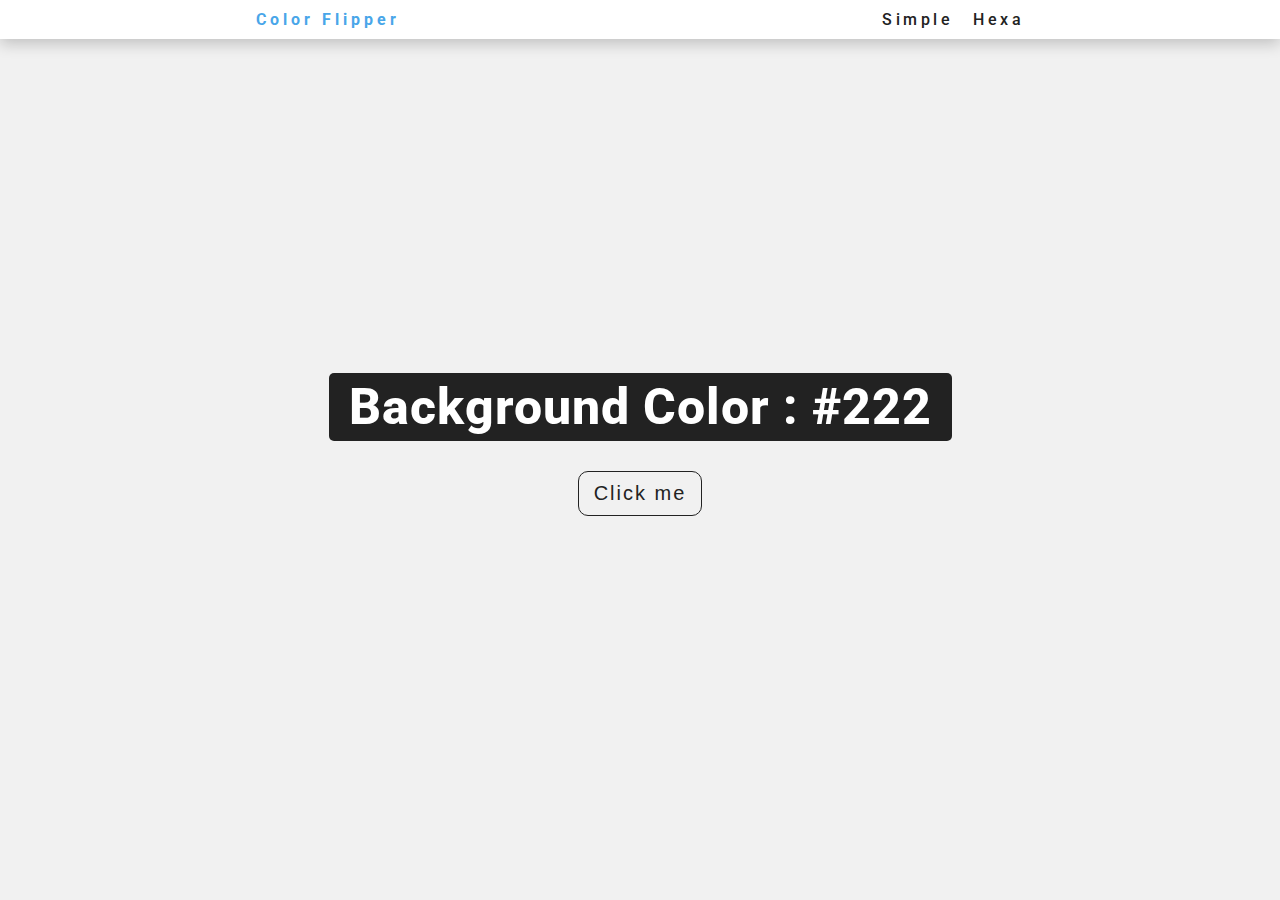
<file: ColorFlipper/index.html>
<html lang="en">
<head>
    <meta charset="UTF-8">
    <meta name="viewport" content="width=device-width, initial-scale=1.0">
    <title>Background_Flipper</title>
    <link rel="stylesheet" href="style.css">
</head>
<body>
    <nav>
        <div class="container">
            <h1 class="logo">Color Flipper</h1>
            <div class="color-container">
                <a href="index.html">Simple</a>
                <a href="hexa.html">Hexa</a>
            </div>
        </div>
    </nav>

    <main>
        <div class="content">
            <h1 class="background-color">Background Color  : <span class="colorCode">#222</span></h1>
            <button class="btn">Click me</button>
        </div>
    </main>


    <script src="app.js"></script>

</body>
</html>
</file>
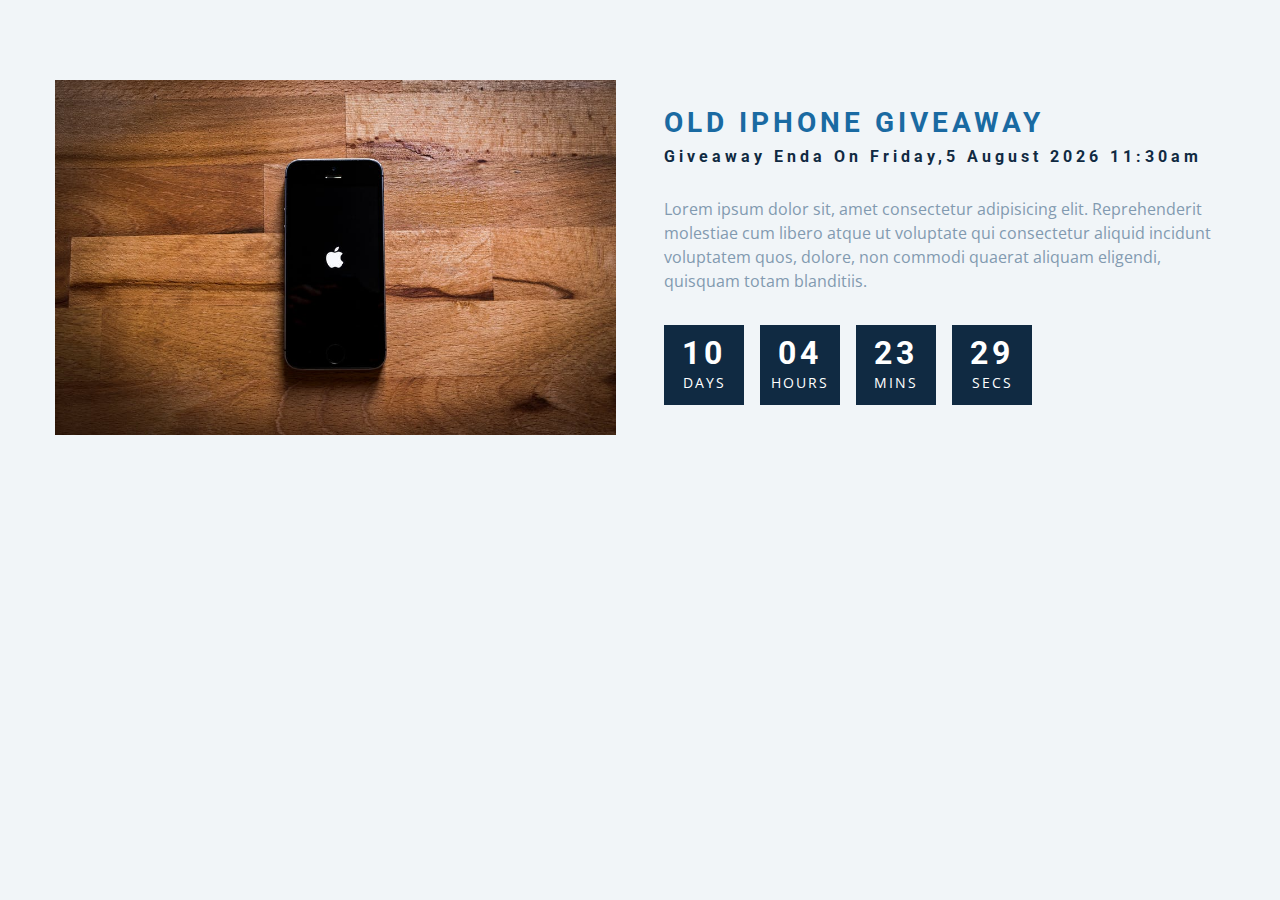
<file: Count Down/index.html>
<!DOCTYPE html>
<html lang="en">
  <head>
    <meta charset="UTF-8" />
    <meta name="viewport" content="width=device-width, initial-scale=1.0" />
    <title>Countdown | Timer</title>

    <!-- styles -->
    <link rel="stylesheet" href="style.css" />
  </head>
  <body>
    <section class="section-center">
      <!-- image -->
      <article class="gift-img">
        <img src="./gift.jpeg" alt="gift" />
      </article>
      <!-- info -->
      <article class="gift-info">
        <h3>old iphone giveaway</h3>
        <h4 class="giveaway">
          giveaway ends on Sunday, 24 April 2020, 8:00am
        </h4>
        <p>
          Lorem ipsum dolor sit, amet consectetur adipisicing elit.
          Reprehenderit molestiae cum libero atque ut voluptate qui consectetur
          aliquid incidunt voluptatem quos, dolore, non commodi quaerat aliquam
          eligendi, quisquam totam blanditiis.
        </p>
        <div class="deadline">
          <!-- days -->
          <div class="deadline-format">
            <div>
              <h4 class="days">34</h4>
              <span>days</span>
            </div>
          </div>
          <!-- end of days -->
          <!-- days -->
          <div class="deadline-format">
            <div>
              <h4 class="hours">34</h4>
              <span>hours</span>
            </div>
          </div>
          <!-- end of days -->
          <!-- minutes -->
          <div class="deadline-format">
            <div>
              <h4 class="minutes">34</h4>
              <span>mins</span>
            </div>
          </div>
          <!-- end of days -->
          <!-- minutes -->
          <div class="deadline-format">
            <div>
              <h4 class="seconds">34</h4>
              <span>secs</span>
            </div>
          </div>
          <!-- end of days -->
        </div>
      </article>
    </section>
    <!-- javascript -->
    <script src="app.js"></script>
  </body>
</html>
</file>
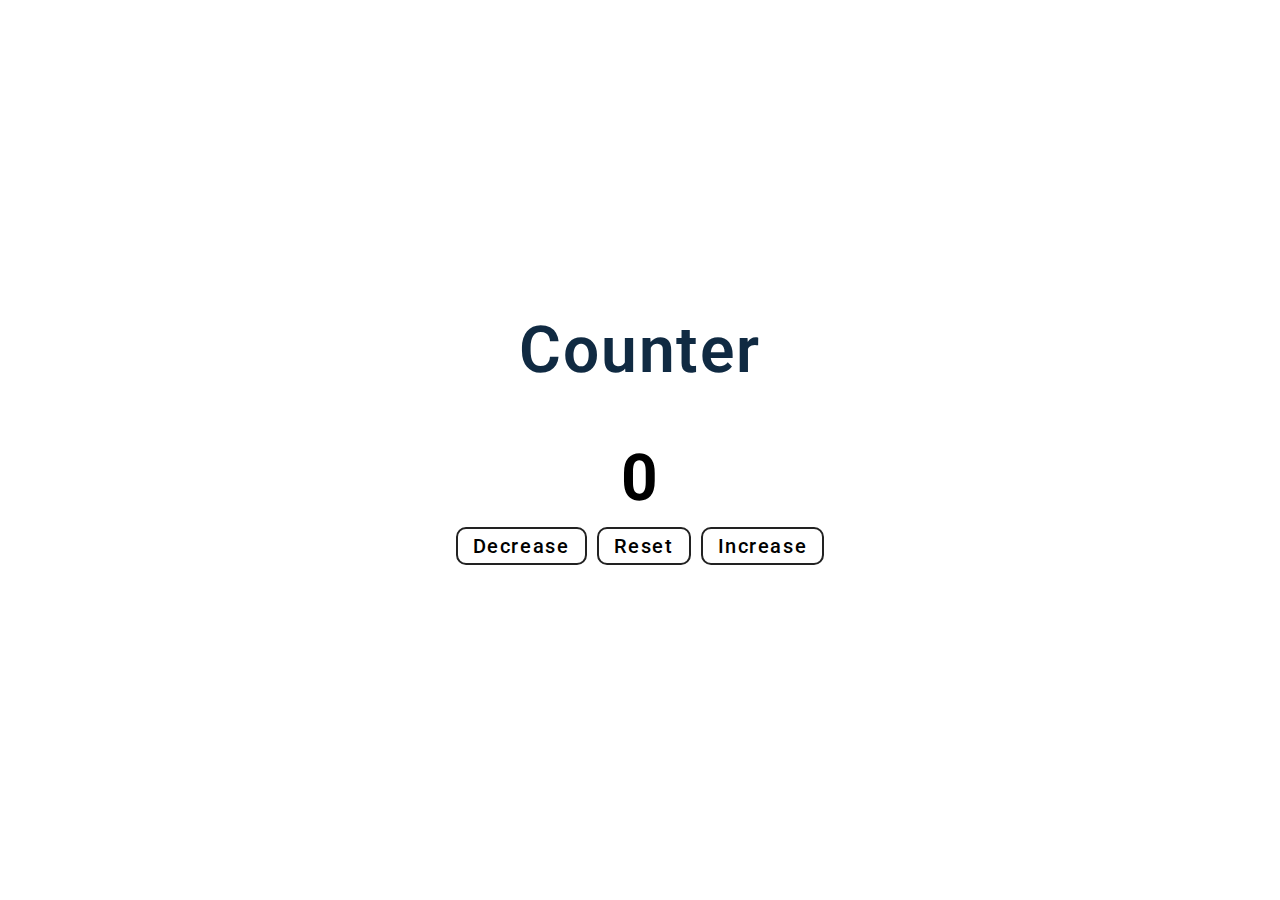
<file: Counter Project/index.html>
<html lang="en">
<head>
    <meta charset="UTF-8">
    <meta name="viewport" content="width=device-width, initial-scale=1.0">
    <title>Counter Project</title>
    <link rel="stylesheet" href="style.css">
</head>
<body>

    <main>
        <div class="container">
            <h1>Counter</h1>
            <span id="value" class="value">0</span>
        </div>
        <!-- counter btn  -->

        <div class="button-container">
            <button class="btn decrease" id="decrease">decrease</button>
            <button class="btn reset" id="reset">reset</button>
            <button class="btn increase" id="increase">increase</button>

        </div>
    </main>
    





    <script src="app.js"></script>
</body>
</html>
</file>
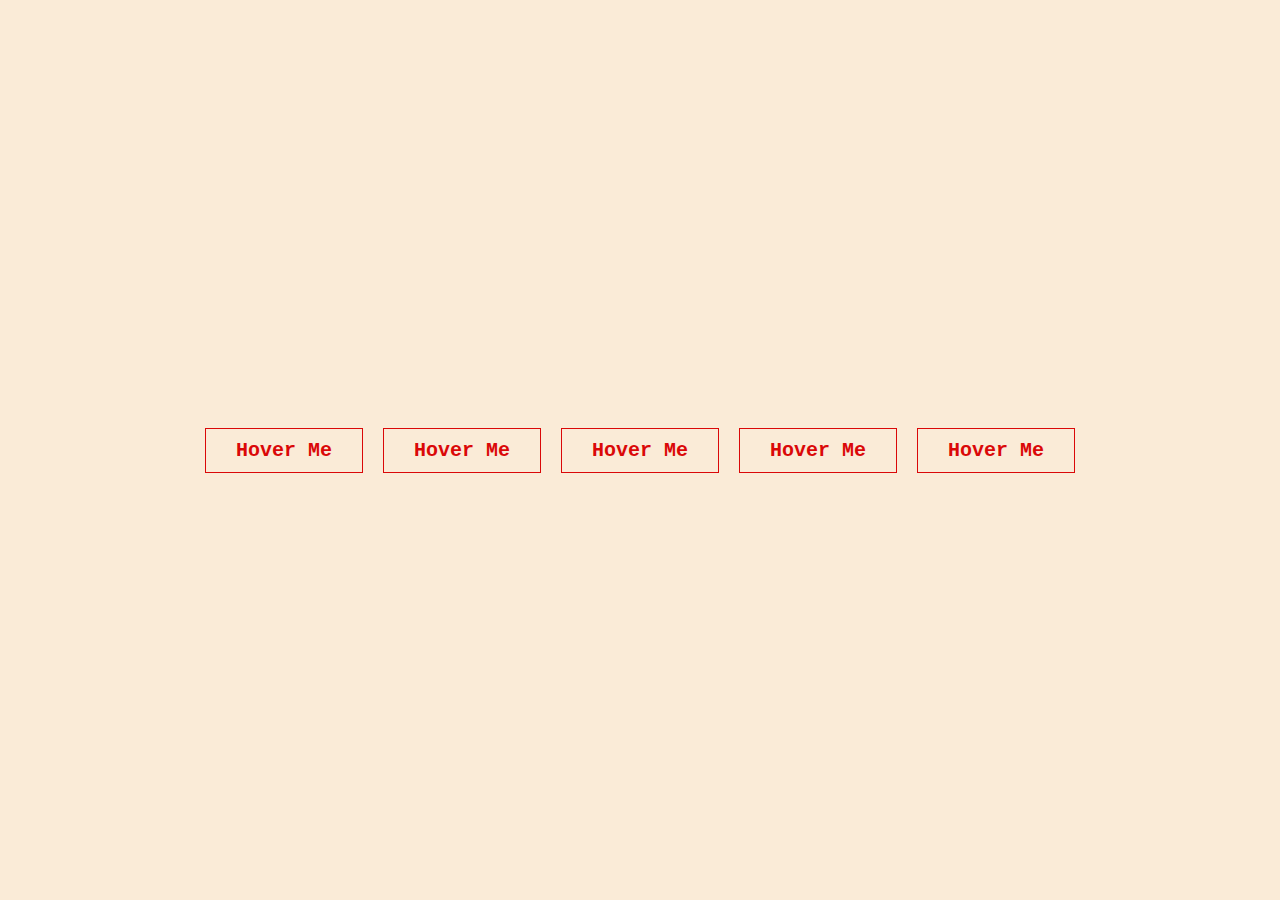
<file: Hover effect and center the div/index.html>
<html lang="en">
<head>
    <meta charset="UTF-8">
    <meta name="viewport" content="width=device-width, initial-scale=1.0">
    <title>Hover Effect</title>
    <link rel="stylesheet" href="style.css">
</head>
<body>
    <main>
        <div class="container">
            <button class="btn btn1">Hover me</button>
            <button class="btn btn2">Hover me</button>
            <button class="btn btn3">Hover me</button>
            <button class="btn btn4">Hover me</button>
            <button class="btn btn5">Hover me</button>
        </div>
    </main>
  
</body>
</html>
</file>
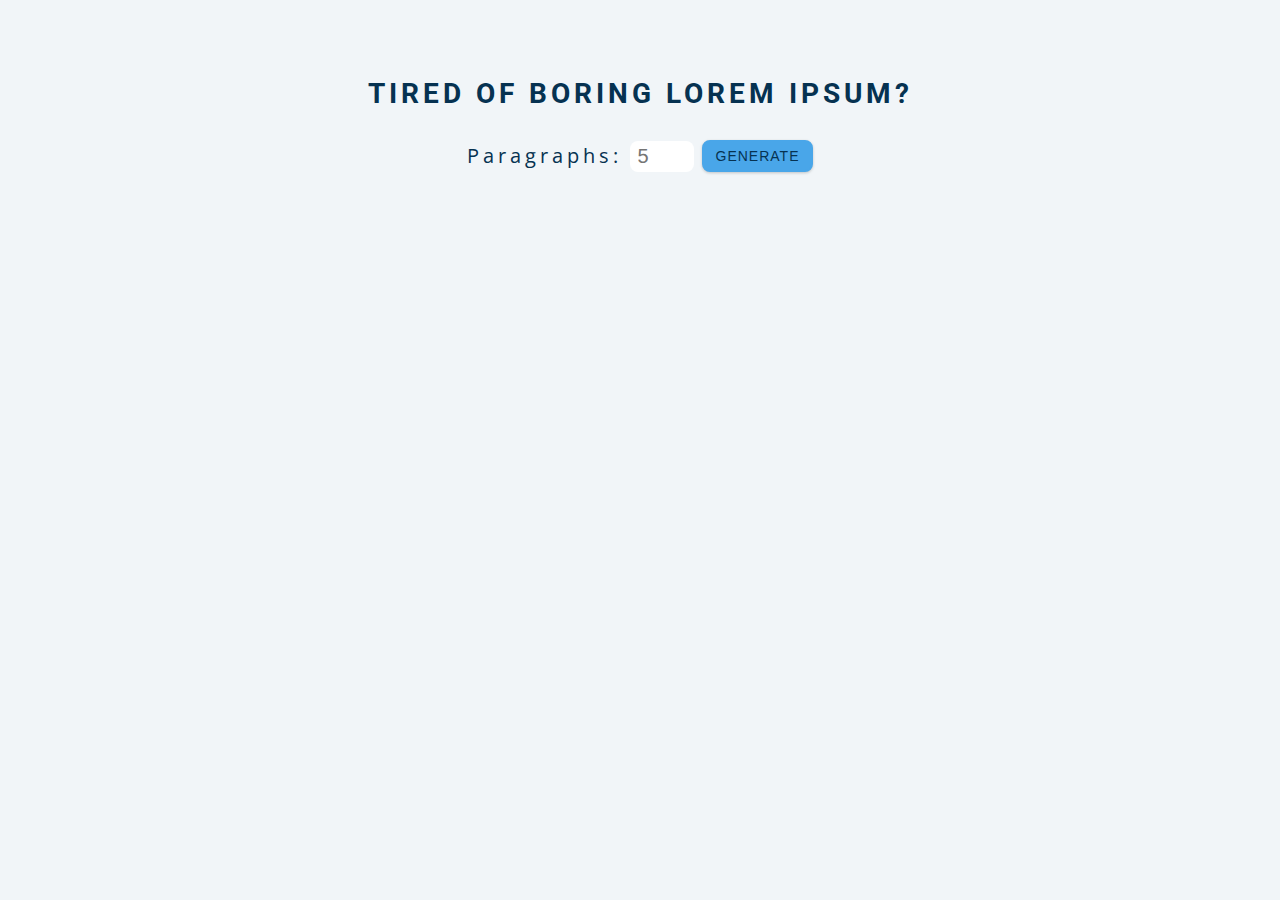
<file: Lorem Ipsum/index.html>
<html lang="en">

<head>
    <meta charset="UTF-8">
    <meta name="viewport" content="width=device-width, initial-scale=1.0">
    <title>Lorem Ipsum Generator</title>
    <!-- styles -->
    <link rel="stylesheet" href="style.css" />
</head>

<body>


    <section class="section-center">
        <h3>tired of boring lorem ipsum?</h3>
        <form class="lorem-form">
            <label for="amount">paragraphs:</label>
            <input type="number" name="amount" id="amount" placeholder="5" />
            <button type="submit" class="btn">generate</button>
        </form>
        <article class="lorem-text"></article>
    </section>

    <!-- javascript -->
    <script src="app.js"></script>

</body>

</html>
</file>
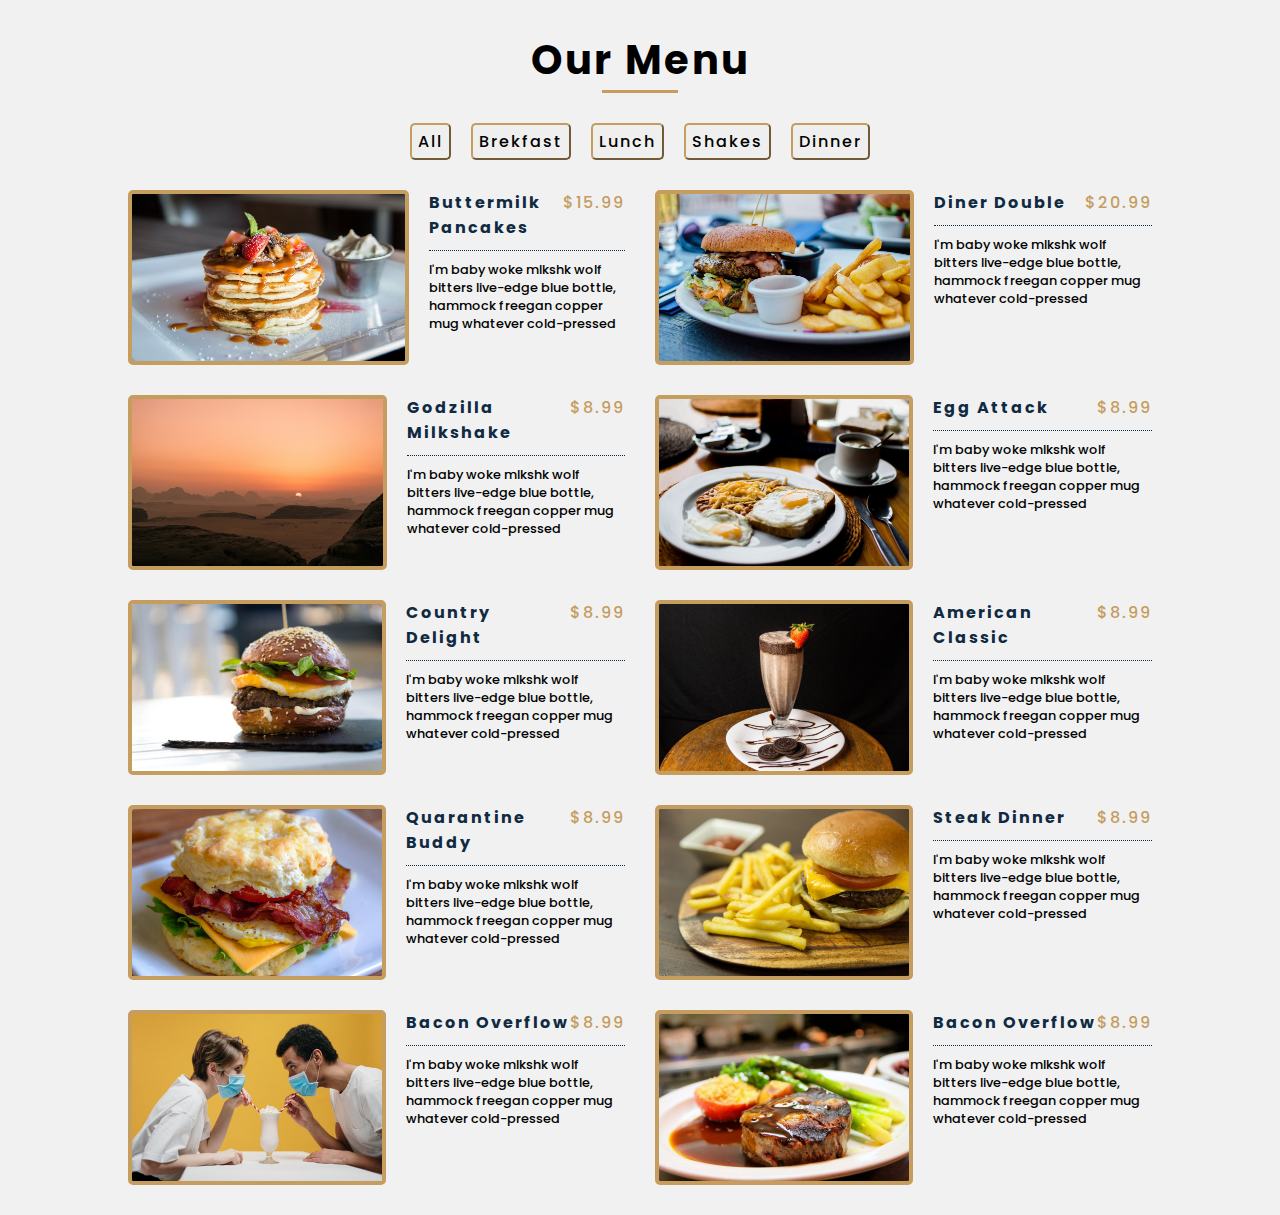
<file: Menu_Project/index.html>
<html lang="en">

<head>
    <meta charset="UTF-8">
    <meta name="viewport" content="width=device-width, initial-scale=1.0">
    <title>Menu Project</title>
    <link rel="stylesheet" href="style.css">
</head>

<body>


    <div class="menu">
        <h1 class="menu-title">Our Menu</h1>
        <div class="underline"></div>

        <div class="btn-container">
            <button class="btn" id="all">all</button>
            <button class="btn" id="breakfast">brekfast</button>
            <button class="btn" id="lunch">lunch</button>
            <button class="btn" id="shakes">shakes</button>
            <button class="btn" id="dinner">Dinner</button>

        </div>


        <!-- item container  -->

        <div class="menu-container">

            <!--single menu item -->


            <div class="menu-item" data-value="breakfast">
                <img src="images/item-1.jpeg" alt="">
                <div class="menu-content">
                    <div class="title-box">
                        <h2 class="name">Buttermilk Pancakes</h2>
                        <p class="price">$15.99</p>
                    </div>
                    <p class="detail">I'm baby woke mlkshk wolf bitters live-edge blue bottle, hammock freegan
                        copper mug whatever cold-pressed</p>
                </div>
            </div>

            <div class="menu-item" data-value="breakfast">
                <img src="images/item-2.jpeg" alt="">
                <div class="menu-content">
                    <div class="title-box">
                        <h2 class="name">Diner Double</h2>
                        <p class="price">$20.99</p>
                    </div>
                    <p class="detail">I'm baby woke mlkshk wolf bitters live-edge blue bottle, hammock freegan
                        copper mug whatever cold-pressed</p>
                </div>
            </div>

            <div class="menu-item" data-value="breakfast">
                <img src="images/wallpaper1.jpg" alt="">
                <div class="menu-content">
                    <div class="title-box">
                        <h2 class="name">Godzilla Milkshake</h2>
                        <p class="price">$8.99</p>
                    </div>
                    <p class="detail">I'm baby woke mlkshk wolf bitters live-edge blue bottle, hammock freegan
                        copper mug whatever cold-pressed</p>
                </div>
            </div>
            <div class="menu-item" data-value="lunch">
                <img src="images/item-4.jpeg" alt="">
                <div class="menu-content">
                    <div class="title-box">
                        <h2 class="name">Egg Attack</h2>
                        <p class="price">$8.99</p>
                    </div>
                    <p class="detail">I'm baby woke mlkshk wolf bitters live-edge blue bottle, hammock freegan
                        copper mug whatever cold-pressed</p>
                </div>
            </div>
            <div class="menu-item" data-value="lunch">
                <img src="images/item-5.jpeg" alt="">
                <div class="menu-content">
                    <div class="title-box">
                        <h2 class="name">Country Delight</h2>
                        <p class="price">$8.99</p>
                    </div>
                    <p class="detail">I'm baby woke mlkshk wolf bitters live-edge blue bottle, hammock freegan
                        copper mug whatever cold-pressed</p>
                </div>
            </div>
            <div class="menu-item" data-value="lunch">
                <img src="images/item-6.jpeg" alt="">
                <div class="menu-content">
                    <div class="title-box">
                        <h2 class="name">American Classic</h2>
                        <p class="price">$8.99</p>
                    </div>
                    <p class="detail">I'm baby woke mlkshk wolf bitters live-edge blue bottle, hammock freegan
                        copper mug whatever cold-pressed</p>
                </div>
            </div>
            <div class="menu-item" data-value="shakes">
                <img src="images/item-7.jpeg" alt="">
                <div class="menu-content">
                    <div class="title-box">
                        <h2 class="name">Quarantine Buddy</h2>
                        <p class="price">$8.99</p>
                    </div>
                    <p class="detail">I'm baby woke mlkshk wolf bitters live-edge blue bottle, hammock freegan
                        copper mug whatever cold-pressed</p>
                </div>
            </div>
            <div class="menu-item" data-value="shakes">
                <img src="images/item-8.jpeg" alt="">
                <div class="menu-content">
                    <div class="title-box">
                        <h2 class="name">Steak Dinner</h2>
                        <p class="price">$8.99</p>
                    </div>
                    <p class="detail">I'm baby woke mlkshk wolf bitters live-edge blue bottle, hammock freegan
                        copper mug whatever cold-pressed</p>
                </div>
            </div>
            <div class="menu-item" data-value="dinner">
                <img src="images/item-9.jpeg" alt="">
                <div class="menu-content">
                    <div class="title-box">
                        <h2 class="name">Bacon Overflow</h2>
                        <p class="price">$8.99</p>
                    </div>
                    <p class="detail">I'm baby woke mlkshk wolf bitters live-edge blue bottle, hammock freegan
                        copper mug whatever cold-pressed</p>
                </div>
            </div>
            <div class="menu-item" data-value="dinner">
                <img src="images/item-10.jpeg" alt="">
                <div class="menu-content">
                    <div class="title-box">
                        <h2 class="name">Bacon Overflow</h2>
                        <p class="price">$8.99</p>
                    </div>
                    <p class="detail">I'm baby woke mlkshk wolf bitters live-edge blue bottle, hammock freegan
                        copper mug whatever cold-pressed</p>
                </div>
            </div>






        </div>


    </div>









    <script src="app.js"></script>

</body>

</html>
</file>
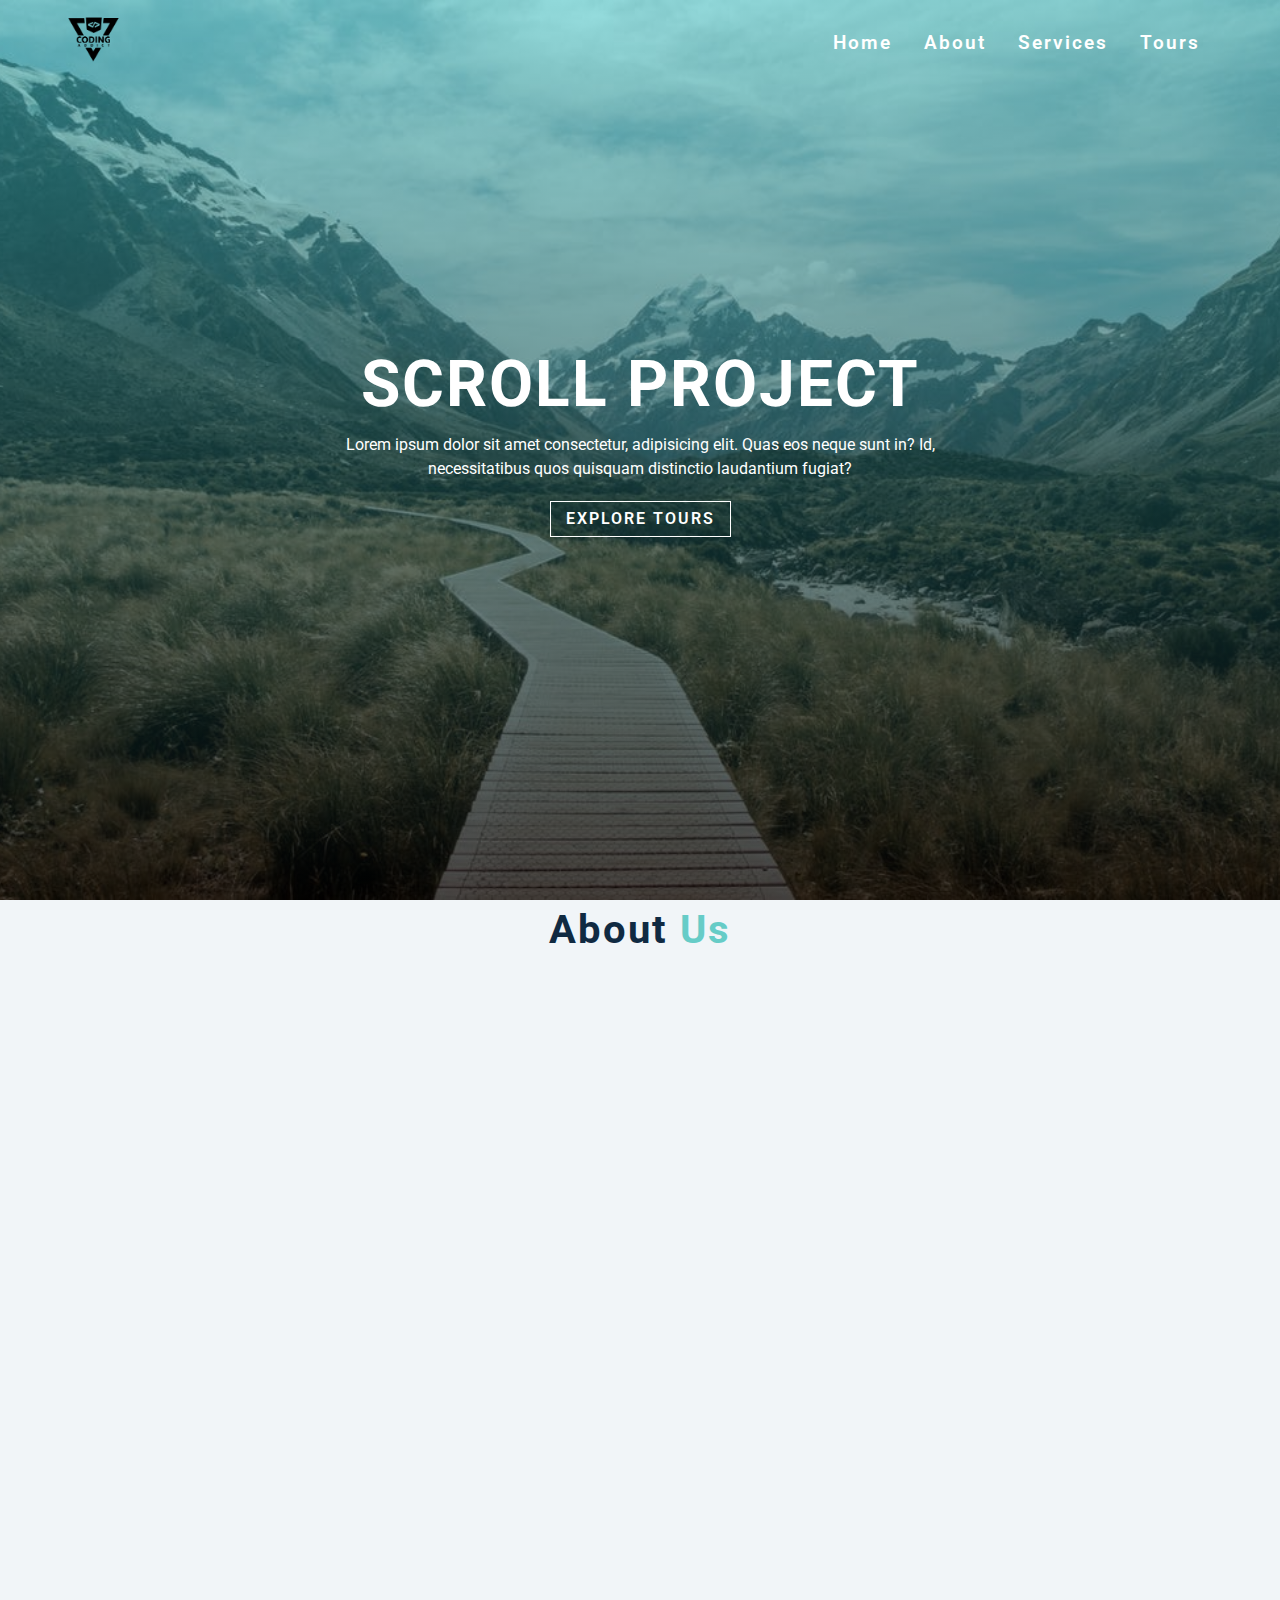
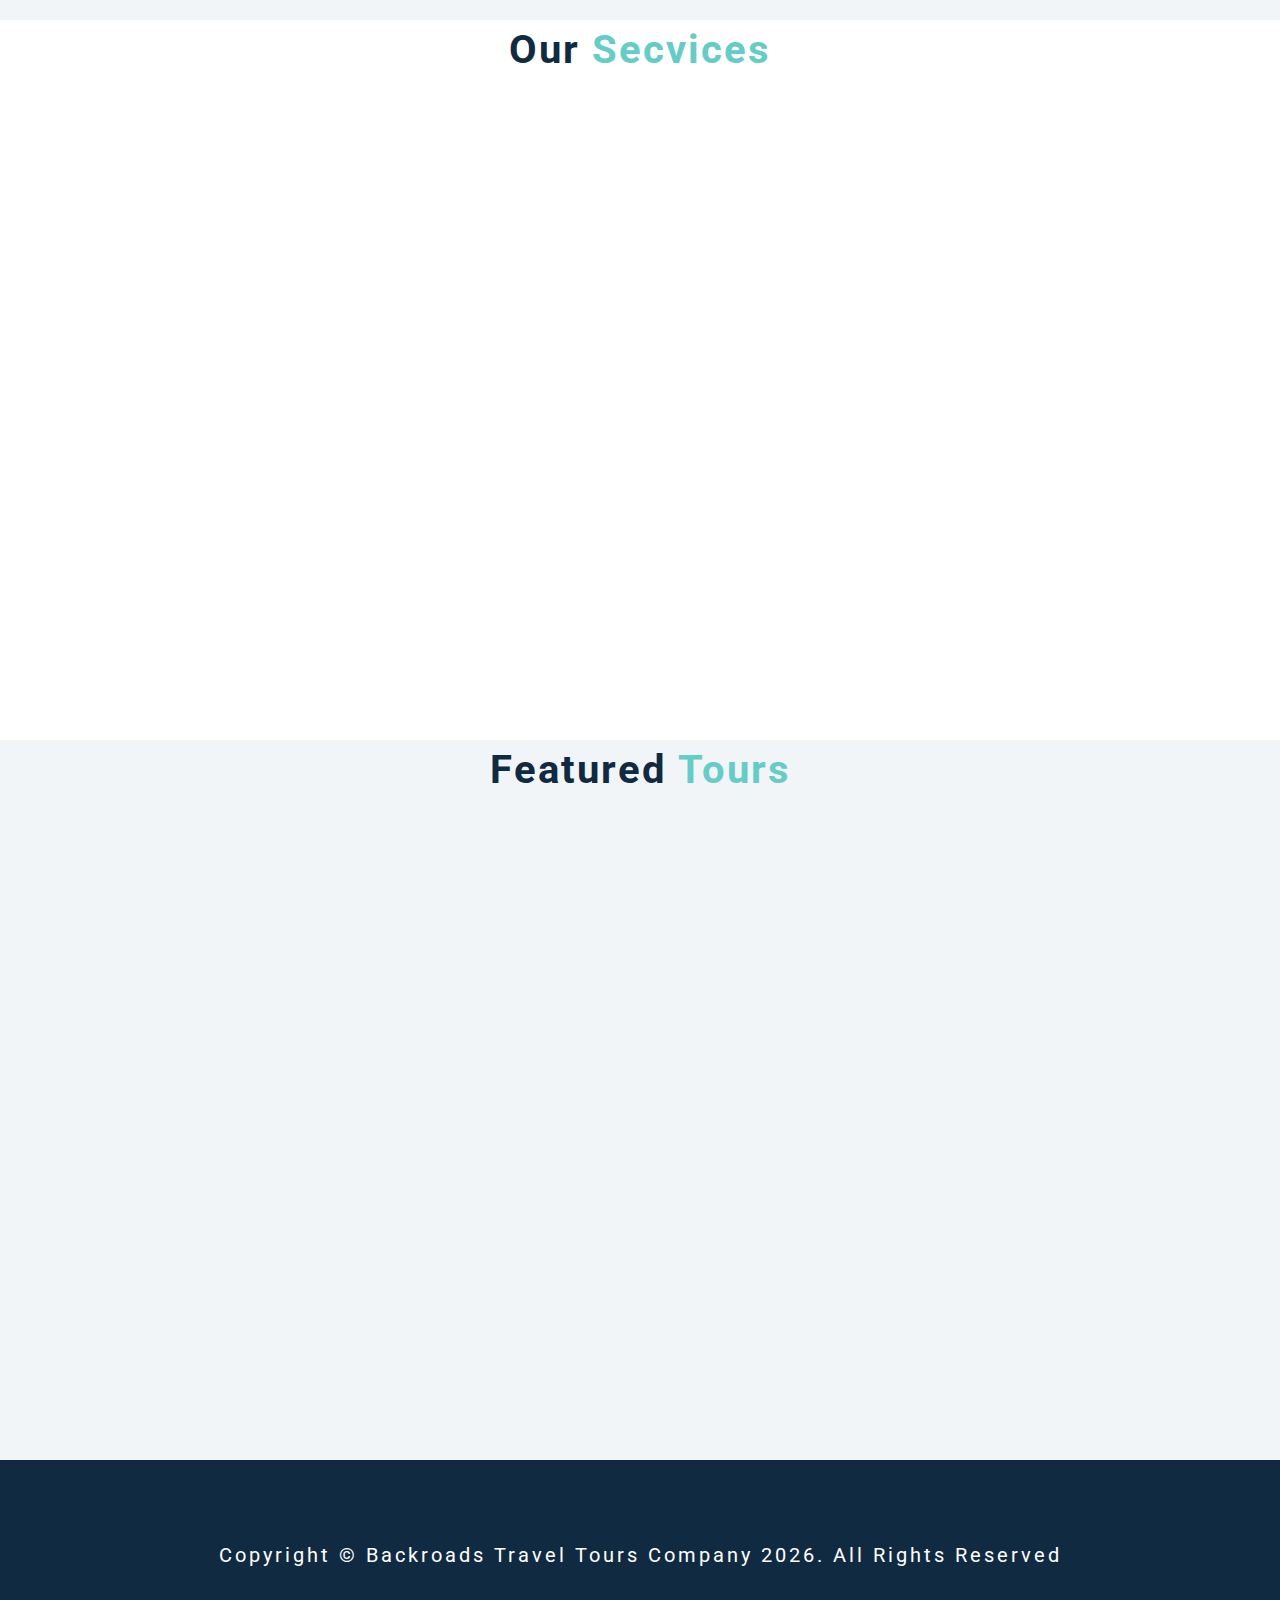
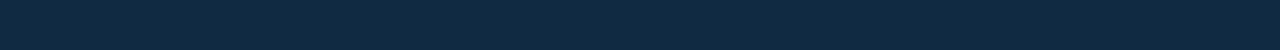
<file: Scroll Project/index.html>
<html lang="en">

<head>
    <meta charset="UTF-8">
    <meta name="viewport" content="width=device-width, initial-scale=1.0">
    <title>Scroll Project</title>
    <link rel="stylesheet" href="style.css">
    <!-- font-awesome -->
    <link rel="stylesheet" href="https://cdnjs.cloudflare.com/ajax/libs/font-awesome/5.14.0/css/all.min.css" />
</head>

<body>

    <!-- navbar  -->

    <header id="home">


        <nav id="nav">

            <div class="main-nav">

                <!-- header  -->

                <div class="nav-header">
                    <img src="logo.png" alt="" class="logo">
                    <button class="nav-toggle">
                        <i class="fas fa-bars"></i>
                    </button>
                </div>

                <!-- links -->
                <div class="link-container">
                    <div class="links">
                        <a href="#home" class="scroll-link">home</a>
                        <a href="#about" class="scroll-link">about</a>
                        <a href="#services" class="scroll-link">services</a>
                        <a href="#tours" class="scroll-link">tours</a>
                    </div>
                </div>

                


            </div>
        </nav>

        <!-- banner  -->

        <div class="banner">
            <div class="container">
                <h1 class="title">SCROLL PROJECT</h1>
                <p class="para">Lorem ipsum dolor sit amet consectetur, adipisicing elit. Quas eos neque sunt in? Id, necessitatibus quos quisquam distinctio laudantium fugiat?</p>
                <a href="#tours" class="scroll-link btn">EXPLORE TOURS</a>
            </div>
        </div>


    </header>

    <!-- about  -->

    <div id="about" class="section">
        <h2>about  <span>us</span></h2>
    </div>

    <!-- secvices  -->
    <div id="services" class="section">
        <h2>our <span>secvices</span>  </h2>
    </div>

    <!-- tours  -->
    <div id="tours" class="section">
        <h2> featured <span>tours</span>  </h2>
    </div>

    <!-- footer  -->

    <footer>
        <p class="f-tagline">Copyright © Backroads Travel Tours Company <span id="date"></span>. All Rights Reserved</p>
        <a href="#home" class="toplink">Top</a>
    </footer>



    <script src="app.js"></script>
</body>

</html>
</file>
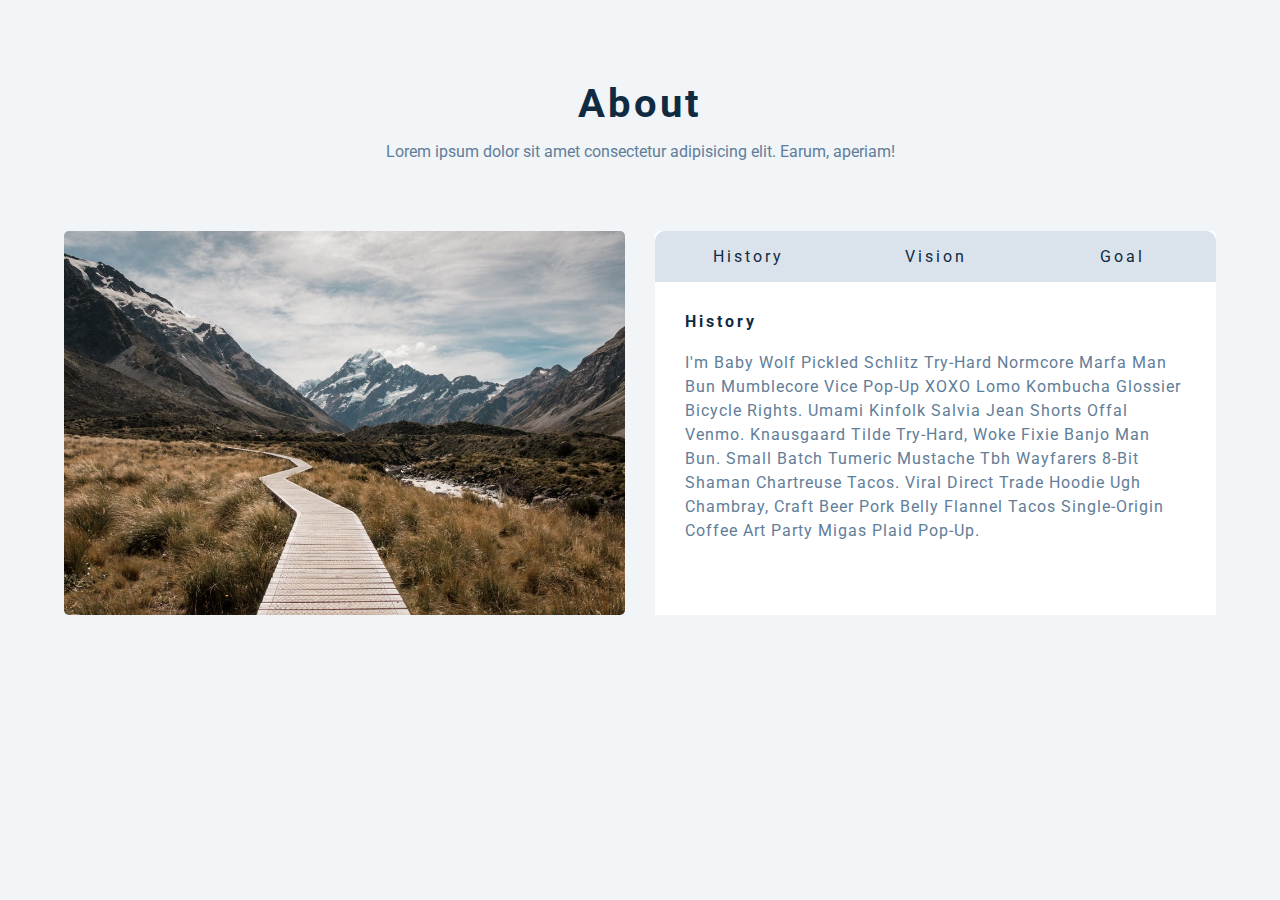
<file: Tab_Project/index.html>
<html lang="en">

<head>
    <meta charset="UTF-8">
    <meta name="viewport" content="width=device-width, initial-scale=1.0">
    <title>Tab_Project</title>
    <link rel="stylesheet" href="style.css">
</head>

<body>

    <div class="section">


        <h1 class="heading">About</h1>
        <p class="tag">Lorem ipsum dolor sit amet consectetur adipisicing elit. Earum, aperiam!

        </p>


        <div class="content-container">
            <img src="hero-bcg.jpeg" alt="" class="hero">

            <div class="col-content">
                <div class="tab-container">
                    <a class="tab-btn" data-id="history">history</a>
                    <a class="tab-btn" data-id="vision">vision</a>
                    <a class="tab-btn" data-id="goal">goal</a>
                </div>

                <div class="content hide-content" data-value="history">
                    <h1 class="title">history</h1>
                    <p class="paragraph">I'm Baby Wolf Pickled Schlitz Try-Hard Normcore Marfa Man Bun Mumblecore Vice
                        Pop-Up XOXO Lomo Kombucha Glossier Bicycle Rights. Umami Kinfolk Salvia Jean Shorts Offal Venmo.
                        Knausgaard Tilde Try-Hard, Woke Fixie Banjo Man Bun. Small Batch Tumeric Mustache Tbh Wayfarers
                        8-Bit Shaman Chartreuse Tacos. Viral Direct Trade Hoodie Ugh Chambray, Craft Beer Pork Belly
                        Flannel Tacos Single-Origin Coffee Art Party Migas Plaid Pop-Up.</p>
                </div>
                <div class="content" data-value="vision">
                    <h1 class="title">Vision</h1>
                    <p class="paragraph">Man Bun PBR&B Keytar Copper Mug Prism, Hell Of Helvetica. Synth Crucifix Offal Deep V Hella Biodiesel. Church-Key Listicle Polaroid Put A Bird On It Chillwave Palo Santo Enamel Pin, Tattooed Meggings Franzen La Croix Cray. Retro Yr Aesthetic Four Loko Tbh Helvetica Air Plant, Neutra Palo Santo Tofu Mumblecore. Hoodie Bushwick Pour-Over Jean Shorts Chartreuse Shabby Chic. Roof Party Hammock Master Cleanse Pop-Up Truffaut, Bicycle Rights Skateboard Affogato Readymade Sustainable Deep V Live-Edge Schlitz Narwhal.</p>
                </div>
                <div class="content" data-value="goal">
                    <h1 class="title">Goals</h1>
                    <p class="paragraph">Chambray Authentic Truffaut, Kickstarter Brunch Taxidermy Vape Heirloom Four Dollar Toast Raclette Shoreditch Church-Key. Poutine Etsy Tote Bag, Cred Fingerstache Leggings Cornhole Everyday Carry Blog Gastropub. Brunch Biodiesel Sartorial Mlkshk Swag, Mixtape Hashtag Marfa Readymade Direct Trade Man Braid Cold-Pressed Roof Party. Small Batch Adaptogen Coloring Book Heirloom. Letterpress Food Truck Hammock Literally Hell Of Wolf Beard Adaptogen Everyday Carry. Dreamcatcher Pitchfork Yuccie, Banh Mi Salvia Venmo Photo Booth Quinoa Chicharrones.</p>
                </div>
            </div>
        </div>
    </div>




    <script src="app.js"></script>

</body>

</html>
</file>
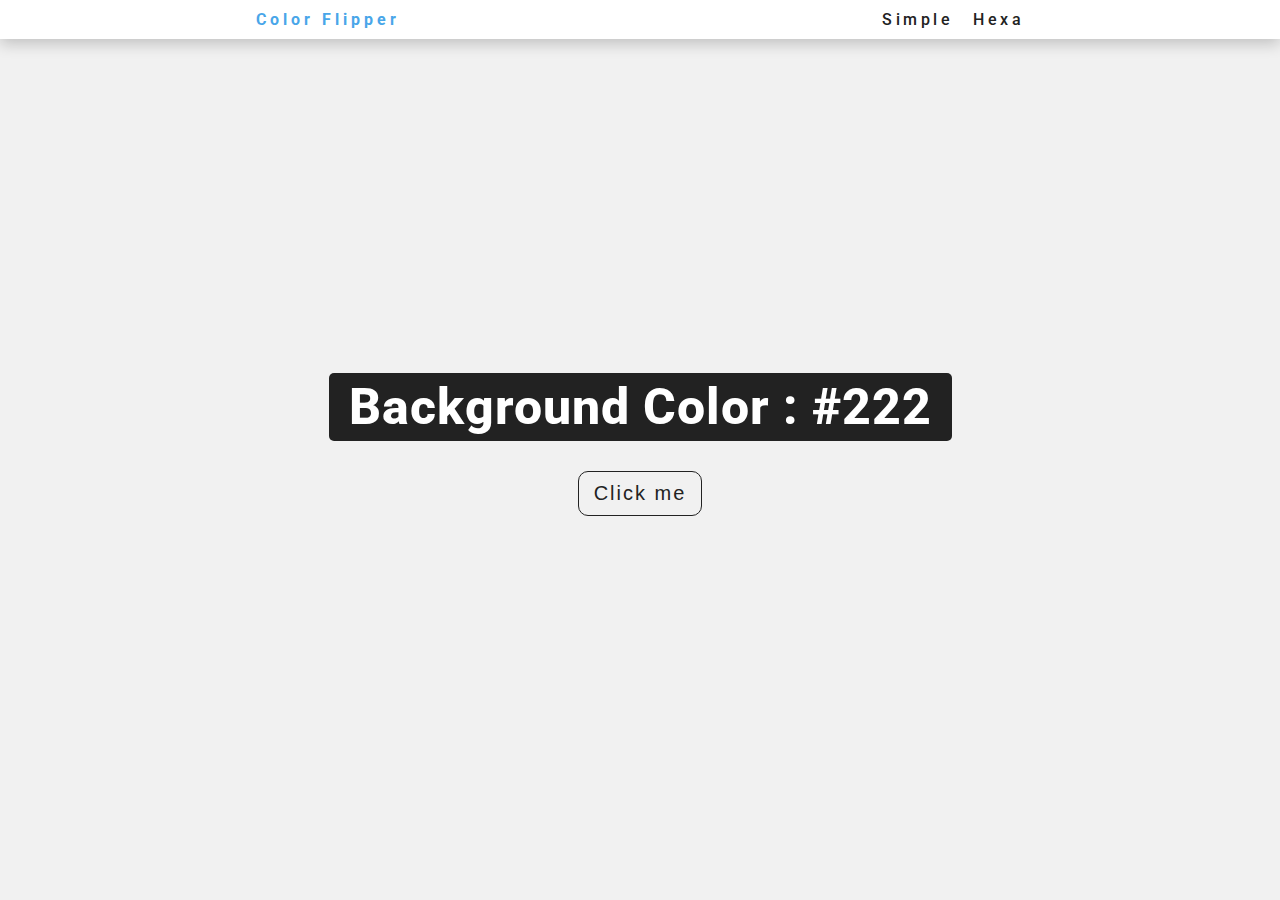
<file: ColorFlipper/hexa.html>
<html lang="en">
<head>
    <meta charset="UTF-8">
    <meta name="viewport" content="width=device-width, initial-scale=1.0">
    <title>Background_Flipper</title>
    <link rel="stylesheet" href="style.css">
</head>
<body>
    <nav>
        <div class="container">
            <h1 class="logo">Color Flipper</h1>
            <div class="color-container">
                <a href="index.html">Simple</a>
                <a href="hexa.html">Hexa</a>
            </div>
        </div>
    </nav>

    <main>
        <div class="content">
            <h1 class="background-color">Background Color  : <span class="colorCode">#222</span></h1>
            <button class="btn">Click me</button>
        </div>
    </main>


    <script src="hexa.js"></script>

</body>
</html>
</file>
<file: ColorFlipper/style.css>
@import url('https://fonts.googleapis.com/css2?family=Poppins&family=Roboto&display=swap');

* {
    margin: 0;
    padding: 0;
    box-sizing: border-box;
}

body {
    font-family: 'Roboto', sans-serif;
    font-size: 20px;
    font-weight: 500;
    background-color: #f1f1f1;
}

nav {
    width: 100%;
    background-color: #FFFFFF;
    box-shadow: 0 5px 15px rgba(0, 0, 0, 0.2);
    padding: 10px 12px;
}

.container {
    display: flex;
    justify-content: space-between;
    align-items: center;
    flex-wrap: wrap;
    gap: 20px;
    width: 60vw;
    margin: 0px auto;
}

.logo {
    font-size: 16px;
    font-weight: 700;
    text-transform: capitalize;
    letter-spacing: 4;
    color: #49a6e9;
    font-family: 'Roboto', sans-serif;
}

.color-container {
    display: flex;
    gap: 20px;
}

.color-container a {
    font-size: 16px;
    font-weight: 500;
    color: #222;
    text-transform: capitalize;
    letter-spacing: 3.5;
    text-decoration: none;
    transition: all 0.2s ease-in-out;

}

.color-container a:hover{
    color: #49a6e9;
}


main{
    width: 100%;
    height: 90vh;
    display: grid;
    place-items: center;
}

.background-color{
    font-size: 50px;
    font-weight: 800;
    color: #fff;
    text-transform: capitalize;
    letter-spacing: 1;
    background-color: #222222;
    padding: 5px 20px;
    border-radius: 5px;
    margin-bottom: 30px;

}
.content{
    text-align: center;
    padding: 0px 30px;
}
.btn{
    font-size: 20px;
    color: #222;
    border: 1px solid #222;
    padding: 10px 15px;
    border-radius: 10px;
    letter-spacing: 2;
    text-align: center;
    background-color: transparent;
    cursor: pointer;
    transition: all 0.2s ease-in-out;
}

.btn:hover{
    background-color: #222;
    color: #fff;
}
  

/* media queries  */

 @media (max-width:500px) {
    .container {
        display: flex;
        justify-content: center;
        align-items: center;
      
    }

    .background-color{
        font-size: 35px;
        padding: 5px 10px;
        
    }

    .content{
        text-align: center;
        padding: 0px 10px;
    }
 }
</file>
<file: Count Down/style.css>
/*
=============== 
Fonts
===============
*/
@import url("https://fonts.googleapis.com/css?family=Open+Sans|Roboto:400,700&display=swap");

/*
=============== 
Variables
===============
*/

:root {
  /* dark shades of primary color*/
  --clr-primary-1: hsl(205, 86%, 17%);
  --clr-primary-2: hsl(205, 77%, 27%);
  --clr-primary-3: hsl(205, 72%, 37%);
  --clr-primary-4: hsl(205, 63%, 48%);
  /* primary/main color */
  --clr-primary-5: #49a6e9;
  /* lighter shades of primary color */
  --clr-primary-6: hsl(205, 89%, 70%);
  --clr-primary-7: hsl(205, 90%, 76%);
  --clr-primary-8: hsl(205, 86%, 81%);
  --clr-primary-9: hsl(205, 90%, 88%);
  --clr-primary-10: hsl(205, 100%, 96%);
  /* darkest grey - used for headings */
  --clr-grey-1: hsl(209, 61%, 16%);
  --clr-grey-2: hsl(211, 39%, 23%);
  --clr-grey-3: hsl(209, 34%, 30%);
  --clr-grey-4: hsl(209, 28%, 39%);
  /* grey used for paragraphs */
  --clr-grey-5: hsl(210, 22%, 49%);
  --clr-grey-6: hsl(209, 23%, 60%);
  --clr-grey-7: hsl(211, 27%, 70%);
  --clr-grey-8: hsl(210, 31%, 80%);
  --clr-grey-9: hsl(212, 33%, 89%);
  --clr-grey-10: hsl(210, 36%, 96%);
  --clr-white: #fff;
  --clr-red-dark: hsl(360, 67%, 44%);
  --clr-red-light: hsl(360, 71%, 66%);
  --clr-green-dark: hsl(125, 67%, 44%);
  --clr-green-light: hsl(125, 71%, 66%);
  --clr-black: #222;
  --clr-gold: #c59d5f;
  --ff-primary: "Roboto", sans-serif;
  --ff-secondary: "Open Sans", sans-serif;
  --transition: all 0.3s linear;
  --spacing: 0.25rem;
  --radius: 0.5rem;
  --light-shadow: 0 5px 15px rgba(0, 0, 0, 0.1);
  --dark-shadow: 0 5px 15px rgba(0, 0, 0, 0.2);
  --max-width: 1170px;
  --fixed-width: 620px;
}
/*
=============== 
Global Styles
===============
*/

*,
::after,
::before {
  margin: 0;
  padding: 0;
  box-sizing: border-box;
}
body {
  font-family: var(--ff-secondary);
  background: var(--clr-grey-10);
  color: var(--clr-grey-1);
  line-height: 1.5;
  font-size: 0.875rem;
}
ul {
  list-style-type: none;
}
a {
  text-decoration: none;
}
img:not(.logo) {
  width: 100%;
}
img {
  display: block;
}

h1,
h2,
h3,
h4 {
  letter-spacing: var(--spacing);
  text-transform: capitalize;
  line-height: 1.25;
  margin-bottom: 0.75rem;
  font-family: var(--ff-primary);
}
h1 {
  font-size: 3rem;
}
h2 {
  font-size: 2rem;
}
h3 {
  font-size: 1.25rem;
}
h4 {
  font-size: 0.875rem;
}
p {
  margin-bottom: 1.25rem;
  color: var(--clr-grey-5);
}
@media screen and (min-width: 800px) {
  h1 {
    font-size: 4rem;
  }
  h2 {
    font-size: 2.5rem;
  }
  h3 {
    font-size: 1.75rem;
  }
  h4 {
    font-size: 1rem;
  }
  body {
    font-size: 1rem;
  }
  h1,
  h2,
  h3,
  h4 {
    line-height: 1;
  }
}
/*  global classes */

.btn {
  text-transform: uppercase;
  background: transparent;
  color: var(--clr-black);
  padding: 0.375rem 0.75rem;
  letter-spacing: var(--spacing);
  display: inline-block;
  transition: var(--transition);
  font-size: 0.875rem;
  border: 2px solid var(--clr-black);
  cursor: pointer;
  box-shadow: 0 1px 3px rgba(0, 0, 0, 0.2);
  border-radius: var(--radius);
}
.btn:hover {
  color: var(--clr-white);
  background: var(--clr-black);
}
/* section */
.section {
  padding: 5rem 0;
}

.section-center {
  width: 90vw;
  margin: 5rem auto;
  max-width: 1170px;
}

main {
  min-height: 100vh;
  display: grid;
  place-items: center;
}
/*
=============== 
Countdown Timer
===============
*/
.gift-img {
  margin-bottom: 2rem;
}
.gift-info h3 {
  text-transform: uppercase;
  color: var(--clr-primary-3);
}
.gift-info p {
  color: var(--clr-grey-6);
}
.date {
  color: var(--clr-grey-5);
  font-size: 0.85rem;
}
@media screen and (min-width: 992px) {
  .section-center {
    display: grid;
    grid-template-columns: 1fr 1fr;
    place-items: center;
    gap: 3rem;
    width: 95vw;
  }
  .gift-img {
    margin-bottom: 0;
  }
}
.gift-info p {
  margin: 2rem 0;
}
.deadline {
  display: flex;
}
.deadline-format {
  background: var(--clr-grey-1);
  color: var(--clr-white);
  margin-right: 1rem;
  width: 5rem;
  height: 5rem;
  display: grid;
  place-items: center;
  text-align: center;
}
.deadline-format span {
  display: block;
  text-transform: uppercase;
  letter-spacing: 2px;
  font-size: 0.85rem;
}
.deadline h4:not(.expired) {
  font-size: 2rem;
  margin-bottom: 0.25rem;
  letter-spacing: var(--spacing);
}
</file>
<file: Counter Project/style.css>
/* google font  */

@import url('https://fonts.googleapis.com/css2?family=Poppins&family=Roboto&display=swap');

*{
    margin: 0;
    padding: 0;
    box-sizing: border-box;
}

body{
    font-family: 'Roboto', sans-serif;
    background: #fff;
    line-height: 1.5;
    font-size: 0.8rem;
}

main{
    min-height: calc(100vh - 3rem);
    display: grid;
    place-items: center;
    padding: 10px;
    width: 100%;
    text-align: center;
}
.container{
    align-self: flex-end;
}

.container h1{
    font-size: 4rem;
    text-transform: capitalize;
    font-weight: 600;
    letter-spacing: 1.8;
    color:#102A42 ;
    padding: 1rem;
    margin-bottom: 1rem;
    
}

#value{
    font-size: 64px;
    color: #000;
    font-weight: 700;
    font-family: 'Roboto', sans-serif;
}
.button-container{
    align-self: flex-start;
    display: flex;
    justify-content: center;
    flex-wrap: wrap;
    gap: 10px;
}

.btn{
    font-size: 20px;
    font-weight: 500;
    letter-spacing: 1.6;
    font-family: 'Roboto', sans-serif;
    border: 2px solid #222222;
    padding: 5px 15px;
    border-radius: 10px;
    background-color: transparent;
    transition: all 0.4s ease-in-out;
    text-transform: capitalize;
    cursor: pointer;
    
}

.btn:hover{
    background-color: #222222;
    color: #fff;
}
</file>
<file: Hover effect and center the div/style.css>
* {
    margin: 0;
    padding: 0;
    box-sizing: border-box;
}

main {
    height: 100vh;
    overflow: hidden;
    display: grid;
    place-items: center;
    background-color: #faebd7;
}

.container {
    display: flex;
    flex-wrap: wrap;
    gap: 20px;

}

.btn {
    font-size: 20px;
    color: rgb(218, 8, 8);
    font-weight: 600;
    font-family: 'Courier New', Courier, monospace;
    text-transform: capitalize;
    padding: 10px 30px;
    background-color: transparent;
    border-radius: 0px;
    border: 1px solid rgb(218, 8, 8);
    cursor: pointer;
    z-index: 1;
   

}

.btn1,.btn2,.btn3,.btn4,.btn5{
    position: relative;
}

/* for btn1  */

.btn1::before {
    position: absolute;
    content: "";
    left: 0;
    top: 0;
    height: 100%;
    width: 0%;
    background-color: rgb(255, 255, 255);
    transform-origin: left;
    transition: all 0.5s;
    z-index: -1;
}

.btn1:hover::before{
    width: 100%;
}


/* btn2    */

.btn2::before {
    position: absolute;
    content: "";
    left: 0;
    top: 0;
    height: 0%;
    width: 100%;
    background-color: rgb(255, 255, 255);
    transform-origin: left;
    transition: all 0.5s;
    z-index: -1;
}

.btn2:hover::before{
    height: 100%;
}


/* for btn3  */

.btn3::before {
    position: absolute;
    content: "";
    right: 0;
    top: 0;
    height: 100%;
    width: 0%;
    background-color: rgb(255, 255, 255);
    transform-origin: left;
    transition: all 0.5s;
    z-index: -1;
}

.btn3:hover::before{
    width: 100%;
}


/* btn4  */

.btn4::before {
    position: absolute;
    content: "";
    left: 0;
    bottom: 0;
    height: 0%;
    width: 100%;
    background-color: rgb(255, 255, 255);
    transform-origin: left;
    transition: all 0.5s;
    z-index: -1;
}

.btn4:hover::before{
    height: 100%;
}


/* btn5  */

.btn5::before {
    position: absolute;
    content: "";
    top: 0;
    left: 50%;
    height: 100%;
    width: 0%;
    background-color: rgb(255, 255, 255);
    transform-origin: center center ;
    transition: all 0.5s;
    z-index: -1;
}

.btn5:hover::before{
    width: 100%;
    transform-origin: center center;
    left: 0%;
}
</file>
<file: Lorem Ipsum/style.css>
/*
=============== 
Fonts
===============
*/
@import url("https://fonts.googleapis.com/css?family=Open+Sans|Roboto:400,700&display=swap");

/*
=============== 
Variables
===============
*/

:root {
  /* dark shades of primary color*/
  --clr-primary-1: hsl(205, 86%, 17%);
  --clr-primary-2: hsl(205, 77%, 27%);
  --clr-primary-3: hsl(205, 72%, 37%);
  --clr-primary-4: hsl(205, 63%, 48%);
  /* primary/main color */
  --clr-primary-5: #49a6e9;
  /* lighter shades of primary color */
  --clr-primary-6: hsl(205, 89%, 70%);
  --clr-primary-7: hsl(205, 90%, 76%);
  --clr-primary-8: hsl(205, 86%, 81%);
  --clr-primary-9: hsl(205, 90%, 88%);
  --clr-primary-10: hsl(205, 100%, 96%);
  /* darkest grey - used for headings */
  --clr-grey-1: hsl(209, 61%, 16%);
  --clr-grey-2: hsl(211, 39%, 23%);
  --clr-grey-3: hsl(209, 34%, 30%);
  --clr-grey-4: hsl(209, 28%, 39%);
  /* grey used for paragraphs */
  --clr-grey-5: hsl(210, 22%, 49%);
  --clr-grey-6: hsl(209, 23%, 60%);
  --clr-grey-7: hsl(211, 27%, 70%);
  --clr-grey-8: hsl(210, 31%, 80%);
  --clr-grey-9: hsl(212, 33%, 89%);
  --clr-grey-10: hsl(210, 36%, 96%);
  --clr-white: #fff;
  --clr-red-dark: hsl(360, 67%, 44%);
  --clr-red-light: hsl(360, 71%, 66%);
  --clr-green-dark: hsl(125, 67%, 44%);
  --clr-green-light: hsl(125, 71%, 66%);
  --clr-black: #222;
  --ff-primary: "Roboto", sans-serif;
  --ff-secondary: "Open Sans", sans-serif;
  --transition: all 0.3s linear;
  --spacing: 0.25rem;
  --radius: 0.5rem;
  --light-shadow: 0 5px 15px rgba(0, 0, 0, 0.1);
  --dark-shadow: 0 5px 15px rgba(0, 0, 0, 0.2);
  --max-width: 1170px;
  --fixed-width: 620px;
}
/*
=============== 
Global Styles
===============
*/

*,
::after,
::before {
  margin: 0;
  padding: 0;
  box-sizing: border-box;
}
body {
  font-family: var(--ff-secondary);
  background: var(--clr-grey-10);
  color: var(--clr-grey-1);
  line-height: 1.5;
  font-size: 0.875rem;
}
ul {
  list-style-type: none;
}
a {
  text-decoration: none;
}
img:not(.logo) {
  width: 100%;
}
img {
  display: block;
}

h1,
h2,
h3,
h4 {
  letter-spacing: var(--spacing);
  text-transform: capitalize;
  line-height: 1.25;
  margin-bottom: 0.75rem;
  font-family: var(--ff-primary);
}
h1 {
  font-size: 3rem;
}
h2 {
  font-size: 2rem;
}
h3 {
  font-size: 1.25rem;
}
h4 {
  font-size: 0.875rem;
}
p {
  margin-bottom: 1.25rem;
  color: var(--clr-grey-5);
}
@media screen and (min-width: 800px) {
  h1 {
    font-size: 4rem;
  }
  h2 {
    font-size: 2.5rem;
  }
  h3 {
    font-size: 1.75rem;
  }
  h4 {
    font-size: 1rem;
  }
  body {
    font-size: 1rem;
  }
  h1,
  h2,
  h3,
  h4 {
    line-height: 1;
  }
}
/*  global classes */

.btn {
  text-transform: uppercase;
  background: var(--clr-primary-5);
  color: var(--clr-primary-1);
  padding: 0.375rem 0.75rem;
  letter-spacing: 1px;
  display: inline-block;
  transition: var(--transition);
  font-size: 0.875rem;
  border: 2px solid var(--clr-primary-5);
  cursor: pointer;
  box-shadow: 0 1px 3px rgba(0, 0, 0, 0.2);
  border-radius: var(--radius);
}
.btn:hover {
  color: var(--clr-primary-5);
  background: var(--clr-primary-8);
  border-color: var(--clr-primary-8);
}
/* section */
.section {
  padding: 5rem 0;
}

.section-center {
  width: 90vw;
  margin: 0 auto;
  max-width: 40rem;
  margin-top: 5rem;
  text-align: center;
}
@media screen and (min-width: 992px) {
  .section-center {
    width: 95vw;
  }
}
main {
  min-height: 100vh;
  display: grid;
  place-items: center;
}
/*
=============== 
Lorem Ipsum
===============
*/
h3 {
  text-transform: uppercase;
  color: var(--clr-primary-1);
}
.lorem-form {
  text-transform: capitalize;
  letter-spacing: var(--spacing);
  margin-top: 2rem;
  margin-bottom: 4rem;
  display: flex;
  justify-content: center;
  align-items: center;
}
label {
  font-size: 1.25rem;
  color: var(--clr-primary-1);
}
input {
  padding: 0.25rem 0.5rem;

  width: 4rem;
  border-radius: var(--radius);
  border: none;
  margin: 0 0.5rem;
  font-size: 1.25rem;
}
button {
  background: var(--clr-primary-10);
}
.result {
  margin-bottom: 2rem;
}
</file>
<file: Menu_Project/style.css>
@import url('https://fonts.googleapis.com/css2?family=Poppins&family=Roboto&display=swap');

*{
    margin: 0;
    padding: 0;
    box-sizing: border-box;
}

body{
    background-color: #f1f1f1;
    font-family: 'Poppins', sans-serif;
    font-weight: 500;
    font-size: 0.8rem;
}

.menu{
    margin: 30px auto;
    /* text-align: center; */
}

.menu-title{
    font-size: 40px;
    font-weight: 700;
    text-transform: capitalize;
    letter-spacing: 3;
    text-align: center;
}

.underline{
    height: 3px;
    width: 6%;
    margin: 0 auto;
    background-color: #C59D5F;
}

.btn-container{
    margin: 30px 0px;
    display: flex;
    justify-content: center;
    align-items: center;
    flex-wrap: wrap;
    gap: 10px;
}

.btn{
    font-family: 'Poppins', sans-serif;
    font-size: 16px;
    font-weight: 500;
    text-transform: capitalize;
    letter-spacing: 2;
    padding: 4px 8px;
    border-color: #C59D5F;
    border-radius: 5px;
    cursor: pointer;
    transition: all 0.3s ease-in-out;
}

.btn:hover{
    background-color: #C59D5F;
    color: #fff;
}

.menu-container{
    width: 80vw;
    max-width: 80vw;
    display: grid;
    gap: 30px;
    grid-template-columns: repeat(1,1fr);
    margin: 0px auto;
    align-items: center;
    justify-items: center;
}

.menu-item{
    display: flex;
    flex-direction: column;
    justify-content: space-between;
    gap: 20px;
   

}

@media screen and (min-width:1200px) {
    .menu-item{
        flex-direction: row ;
       
    }
    

    .menu-item img{
        height: 200px;
        object-fit: cover;
        border-radius: 5px;
        border: 4px solid #C59D5F;
    }
}

@media screen and (min-width:600px) {
    .menu-container{
        
        grid-template-columns: repeat(2,1fr);
        margin: 0px auto;
        align-items: center;
        justify-items: center;
    }
    .btn-container{
       
        gap: 20px;
        flex-wrap: wrap;
    }
    .btn{
        
        letter-spacing: 2;
        padding: 4px 6px;
       
    }
}




.menu-content{
    display: flex;
    gap: 10px;
    flex-direction: column;


}

.title-box{
    display: flex;
    justify-content: space-between;
    padding-bottom: 10px;
    border-bottom: 1px dotted #102a42;
}

.name{
    font-size: 16px;
    font-weight: 700;
    text-transform: capitalize;
    letter-spacing: 2;
    color: #102a42;
}

.price{
    font-size: 16px;
    font-weight: 500;
    letter-spacing: 2;
    color: #C59D5F;

}

.menu-item img{
    height: 175px;
    object-fit: cover;
    border-radius: 5px;
    border: 4px solid #C59D5F;
}
</file>
<file: Scroll Project/style.css>
@import url("https://fonts.googleapis.com/css?family=Open+Sans|Roboto:400,700&display=swap");

html {
    scroll-behavior: smooth;
}

* {
    margin: 0;
    padding: 0;
    box-sizing: border-box;
}

body {
    font-family: "Roboto", sans-serif;
    background-color: hsl(210, 36%, 96%);
    color: hsl(209, 61%, 16%);
    line-height: 1.5;
    font-size: 0.8rem;
}

/* navbar  */

header {

    width: 100%;
    height: 100vh;
    background: linear-gradient(rgba(63, 208, 212, 0.5), rgba(0, 0, 0, 0.7)), url(hero-bcg.jpeg) center/cover no-repeat;
    position: relative;



}

nav {
    background-color: #fff;
    padding: 1rem 1.5rem;
}

/* fixed header  */

.fixed-nav {
    position: fixed;
    top: 0;
    left: 0;
    background-color: #fff;
    width: 100%;
    z-index: 222;

    box-shadow: 0 5px 15px rgba(0, 0, 0, 0.1);
}

.fixed-nav .scroll-link {
    font-weight: 600;
    color: #102A42;
    transition: all 0.3s ease-in-out;
}

.fixed-nav .scroll-link:hover {
    color: hsla(182, 63%, 54%);
}




.nav-header {
    display: flex;
    justify-content: space-between;
    align-items: center;
}

.logo {
    height: 50px;
}

.nav-toggle {
    font-size: 1.5rem;
    color: hsl(209, 61%, 16%);
    background-color: transparent;
    border: none;
    border-color: transparent;
    cursor: pointer;
    transition: all 0.5s ease-in-out;
}

.nav-toggle:hover {
    color: hsla(182, 63%, 54%);
}

.links {
    display: flex;
    flex-direction: column;
    margin-top: 10px;
    transition: all 0.5s ease-in-out;
    height: auto;

}

.link-container {
    height: 0;
    overflow: hidden;
    transition: all 0.3s ease-in-out;
}

.show-links {
    height: 200px;
    /* margin-bottom: 40px; */

}

.scroll-link {
    font-size: 1.2rem;
    font-weight: 600;
    color: hsl(210deg 23.02% 46.73%);
    text-decoration: none;
    letter-spacing: 2px;
    text-transform: capitalize;
    display: block;
    padding: 0.75rem 0;
    transition: all 0.5s ease-in-out;
}

.scroll-link:hover {
    color: hsl(209, 61%, 16%);
}

/* media queries  */


@media screen and (min-width:800px) {
    nav {
        background-color: transparent;
        padding: 0.5rem;
    }

    .main-nav {
        width: 90vw;
        max-width: 1170px;
        margin: 0 auto;
        display: flex;
        justify-content: space-between;
        align-items: center;
    }

    .nav-toggle {
        display: none;
    }

    .link-container {
        height: auto !important;
        visibility: visible;


    }

    .links {

        flex-direction: row;

    }

    .scroll-link {
        padding: 0.7rem 1rem;
        color: #fff;
    }

    .banner .para {
        max-width: 60%;
        margin: 0 auto;
    }


}

@media screen and (min-width:768px) {
    .banner {
        height: 100vh;
    }

    .title {
        font-size: 64px !important;
    }

    .banner .para {
        max-width: 40rem;
        margin: 0 auto;
    }
}




.banner {
    height: 80vh;
    display: grid;
    place-items: center;
    text-align: center;
}

.title {
    font-family: "Roboto", sans-serif;
    font-size: 40px;
    font-weight: 700;
    letter-spacing: 2px;
    color: #fff;
    text-transform: uppercase;
}

.para {
    padding: 0px 15px;
    font-size: 16px;
    color: #fff;
}

.btn {
    font-size: 16px;
    padding: 5px 15px;
    border: 1px solid #fff;
    color: #fff;
    display: inline-block;
    margin-top: 20px;
    transition: all 0.5s ease-in-out;

}

.btn:hover {
    background-color: #fff;
    color: rgb(116, 209, 209);
}

#about,
#services,
#tours {
    height: 80vh;
    text-align: center;
}

.section:nth-of-type(2n+1) {
    background-color: #F1F5F8;
}

.section:nth-of-type(2) {
    background-color: #ffffff;
}

.section h2 {
    font-size: 40px;
    color: #102A42;
    letter-spacing: 2px;
    text-transform: capitalize;
}

h2 span {
    color: rgb(102, 204, 199);
}

footer {
    background-color: #102A42;
    color: #fff;
    padding: 5rem 1rem;
    text-align: center;
    position: relative;
}

footer p {
    font-size: 20px;
    letter-spacing: 3px;
}

.toplink {
    
    position: fixed;
    bottom: 3rem;
    right: 3rem;
    color: #fff;
    font-size: 16px;
    padding: 12px;
    text-decoration: none;
    border-radius: 50%;
    background-color: #102A42;
    border: 1px solid #102A42;
    animation: bounce 2s ease-in-out infinite;
    transition: all 0.3s ease-in-out;
    visibility: hidden;
 
}
.toplink:hover{
    background-color: rgb(94, 211, 211);
    border: 1px solid rgb(94, 211, 211);
}

.show-toplink{
    visibility: visible;
}

@keyframes bounce {
    0% {
      transform: scale(1);
    }
    50% {
      transform: scale(1.5);
    }
    100% {
      transform: scale(1);
    }
  }
</file>
<file: Tab_Project/style.css>
@import url("https://fonts.googleapis.com/css?family=Open+Sans|Roboto:400,700&display=swap");

* {
    margin: 0;
    padding: 0;
    box-sizing: border-box;
}

body {
    font-family: 'Roboto', sans-serif;
    background-color: #f1f5f8;
    font-size: 0.8rem;

}


.section {
    width: 90vw;
    max-width: 1170px;
    margin: 80px auto;
}

.heading {
    font-size: 40px;
    font-weight: 700;
    color: #102a42;
    letter-spacing: 3px;
    text-align: center;
}

.tag {
    font-size: 16px;
    font-weight: 400;
    color: #617d98;
    margin: 15px auto;
    text-align: center;
}

.content-container {
    display: grid;
    grid-template-columns: repeat(1, 1fr);
    gap: 30px;
    margin-top: 70px;
}


.hero {
    width: 100%;
    border-radius: 5px;
    object-fit: contain;
}

.col-content {
    background-color: #fff;
    border-radius: 5px 5px 0px 0px;
}

.tab-container {
    display: flex;
    justify-content: space-between;
    border-radius: 8px 8px 0px 0px;
}

.tab-btn {
    font-size: 16px;
    font-weight: 400;
    text-transform: capitalize;
    letter-spacing: 3px;
    background-color: #dae2ec;
    color: #102a42;
    text-decoration: none;
    text-align: center;
    width: 100%;
    padding: 16px 20px;
    cursor: pointer;
    transition: all 0.5s ease-in-out;
}

.tab-btn.active {
    background-color: #fff;
    color: #102a42;
}

.tab-btn:first-child {
    border-top-left-radius: 10px;
}

.tab-btn:last-child {
    border-top-right-radius: 10px;
}

.content {
    padding: 0 30px;
}

.hide-content {
    display: none !important;
}

.title {
    font-size: 16px;
    font-weight: 700;
    color: #102a42;
    letter-spacing: 3px;
    margin: 30px 0px 20px;
    text-transform: capitalize;
}

.paragraph {
    font-size: 16px;
    font-weight: 400;
    color: #617d98;
    letter-spacing: 1px;
    text-transform: capitalize;
    font-family: 'Roboto', sans-serif;
    line-height: 1.5;
}

@media (min-width:900px) {
    .content-container {

        grid-template-columns: repeat(2, 1fr);

    }
}
</file>
